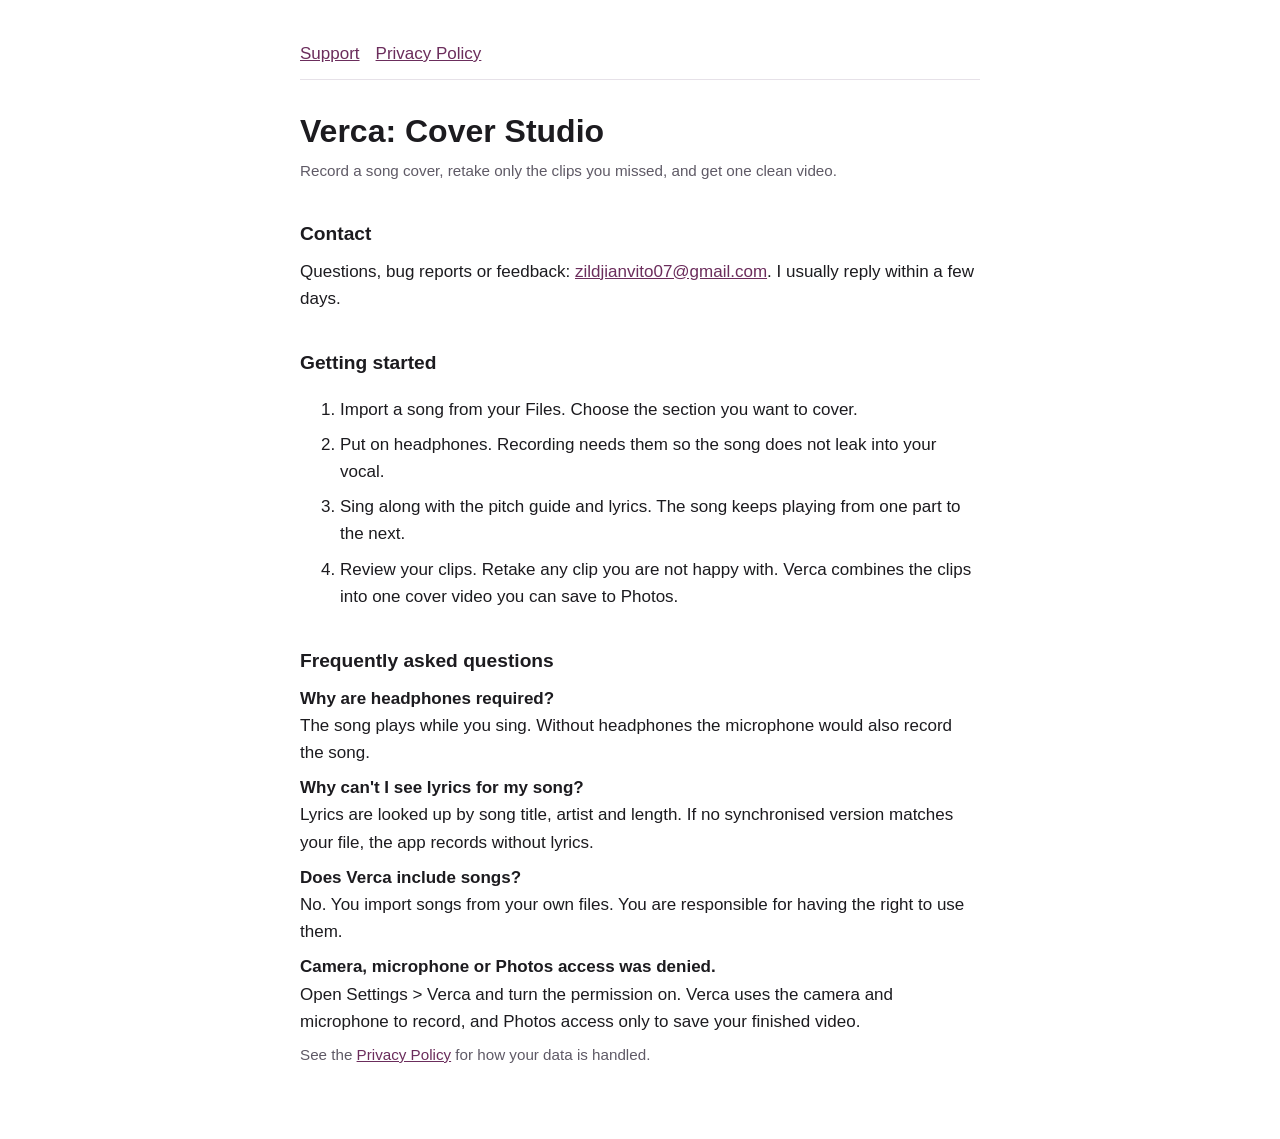
<file: index.html>
<!doctype html>
<html lang="en">
<head>
<meta charset="utf-8">
<meta name="viewport" content="width=device-width, initial-scale=1">
<title>Verca: Cover Studio – Support</title>
<link rel="stylesheet" href="style.css">
</head>
<body>
<main>
<nav><a href="./">Support</a><a href="privacy.html">Privacy Policy</a></nav>
<h1>Verca: Cover Studio</h1>
<p class="muted">Record a song cover, retake only the clips you missed, and get one clean video.</p>

<h2>Contact</h2>
<p>Questions, bug reports or feedback: <a href="mailto:zildjianvito07@gmail.com">zildjianvito07@gmail.com</a>. I usually reply within a few days.</p>

<h2>Getting started</h2>
<ol>
<li>Import a song from your Files. Choose the section you want to cover.</li>
<li>Put on headphones. Recording needs them so the song does not leak into your vocal.</li>
<li>Sing along with the pitch guide and lyrics. The song keeps playing from one part to the next.</li>
<li>Review your clips. Retake any clip you are not happy with. Verca combines the clips into one cover video you can save to Photos.</li>
</ol>

<h2>Frequently asked questions</h2>
<p><strong>Why are headphones required?</strong><br>The song plays while you sing. Without headphones the microphone would also record the song.</p>
<p><strong>Why can't I see lyrics for my song?</strong><br>Lyrics are looked up by song title, artist and length. If no synchronised version matches your file, the app records without lyrics.</p>
<p><strong>Does Verca include songs?</strong><br>No. You import songs from your own files. You are responsible for having the right to use them.</p>
<p><strong>Camera, microphone or Photos access was denied.</strong><br>Open Settings &gt; Verca and turn the permission on. Verca uses the camera and microphone to record, and Photos access only to save your finished video.</p>

<p class="muted">See the <a href="privacy.html">Privacy Policy</a> for how your data is handled.</p>
</main>
</body>
</html>
</file>
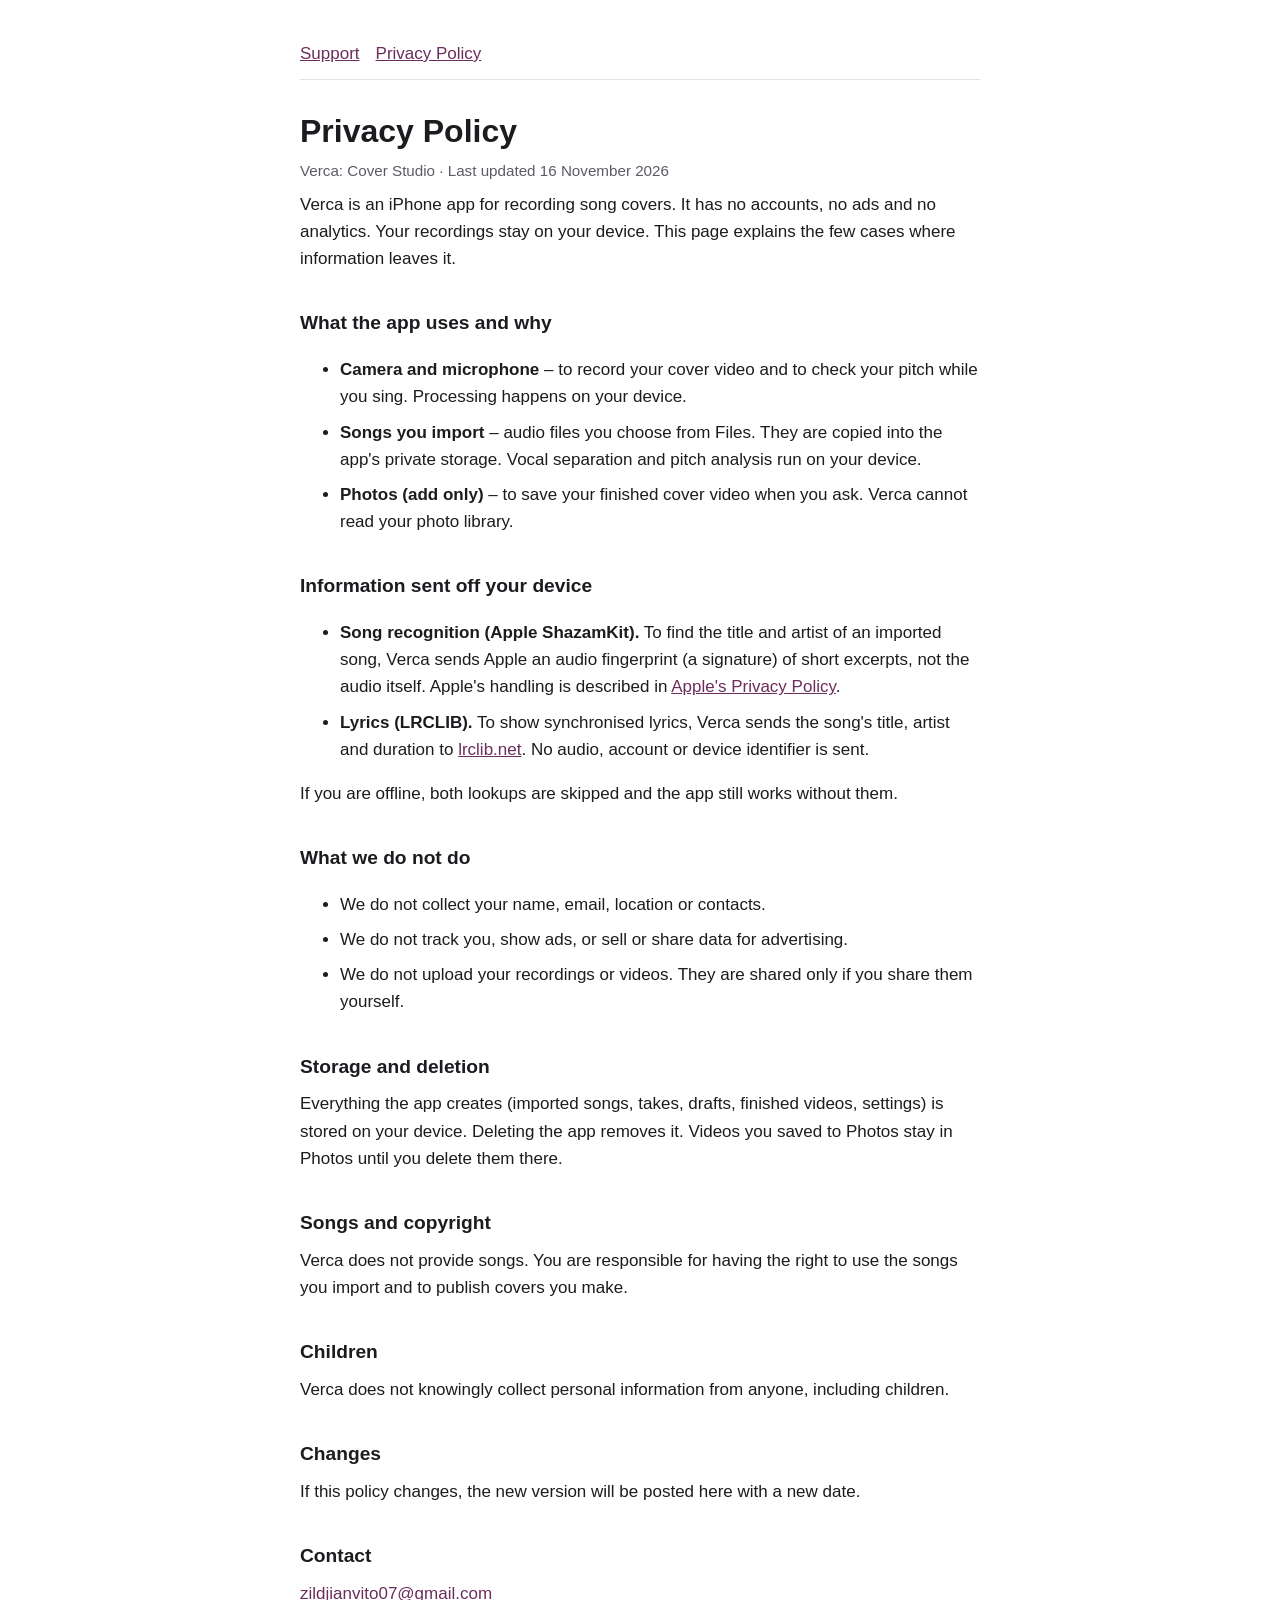
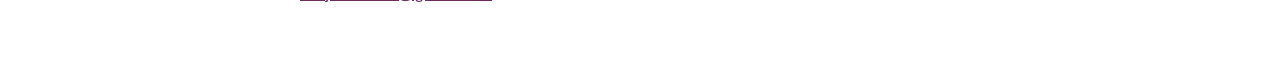
<file: privacy.html>
<!doctype html>
<html lang="en">
<head>
<meta charset="utf-8">
<meta name="viewport" content="width=device-width, initial-scale=1">
<title>Verca: Cover Studio – Privacy Policy</title>
<link rel="stylesheet" href="style.css">
</head>
<body>
<main>
<nav><a href="./">Support</a><a href="privacy.html">Privacy Policy</a></nav>
<h1>Privacy Policy</h1>
<p class="muted">Verca: Cover Studio · Last updated 16 November 2026</p>

<p>Verca is an iPhone app for recording song covers. It has no accounts, no ads and no analytics. Your recordings stay on your device. This page explains the few cases where information leaves it.</p>

<h2>What the app uses and why</h2>
<ul>
<li><strong>Camera and microphone</strong> – to record your cover video and to check your pitch while you sing. Processing happens on your device.</li>
<li><strong>Songs you import</strong> – audio files you choose from Files. They are copied into the app's private storage. Vocal separation and pitch analysis run on your device.</li>
<li><strong>Photos (add only)</strong> – to save your finished cover video when you ask. Verca cannot read your photo library.</li>
</ul>

<h2>Information sent off your device</h2>
<ul>
<li><strong>Song recognition (Apple ShazamKit).</strong> To find the title and artist of an imported song, Verca sends Apple an audio fingerprint (a signature) of short excerpts, not the audio itself. Apple's handling is described in <a href="https://www.apple.com/legal/privacy/">Apple's Privacy Policy</a>.</li>
<li><strong>Lyrics (LRCLIB).</strong> To show synchronised lyrics, Verca sends the song's title, artist and duration to <a href="https://lrclib.net">lrclib.net</a>. No audio, account or device identifier is sent.</li>
</ul>
<p>If you are offline, both lookups are skipped and the app still works without them.</p>

<h2>What we do not do</h2>
<ul>
<li>We do not collect your name, email, location or contacts.</li>
<li>We do not track you, show ads, or sell or share data for advertising.</li>
<li>We do not upload your recordings or videos. They are shared only if you share them yourself.</li>
</ul>

<h2>Storage and deletion</h2>
<p>Everything the app creates (imported songs, takes, drafts, finished videos, settings) is stored on your device. Deleting the app removes it. Videos you saved to Photos stay in Photos until you delete them there.</p>

<h2>Songs and copyright</h2>
<p>Verca does not provide songs. You are responsible for having the right to use the songs you import and to publish covers you make.</p>

<h2>Children</h2>
<p>Verca does not knowingly collect personal information from anyone, including children.</p>

<h2>Changes</h2>
<p>If this policy changes, the new version will be posted here with a new date.</p>

<h2>Contact</h2>
<p><a href="mailto:zildjianvito07@gmail.com">zildjianvito07@gmail.com</a></p>
</main>
</body>
</html>
</file>
<file: style.css>
:root{--bg:#fff;--fg:#1c1b1f;--muted:#5f5a66;--accent:#6b2d5c;--line:#e6e1e8}
@media (prefers-color-scheme:dark){:root{--bg:#161318;--fg:#f1edf3;--muted:#b3acba;--accent:#d9a2cb;--line:#332d37}}
*{box-sizing:border-box}
body{margin:0;background:var(--bg);color:var(--fg);font:17px/1.6 -apple-system,BlinkMacSystemFont,"SF Pro Text",Helvetica,Arial,sans-serif}
main{max-width:720px;margin:0 auto;padding:40px 20px 64px}
h1{font-size:2rem;line-height:1.2;margin:0 0 8px}
h2{font-size:1.2rem;margin:36px 0 8px}
p,li{margin:8px 0}
a{color:var(--accent)}
.muted{color:var(--muted);font-size:.95rem}
nav{display:flex;gap:16px;margin-bottom:32px;border-bottom:1px solid var(--line);padding-bottom:12px}
</file>
